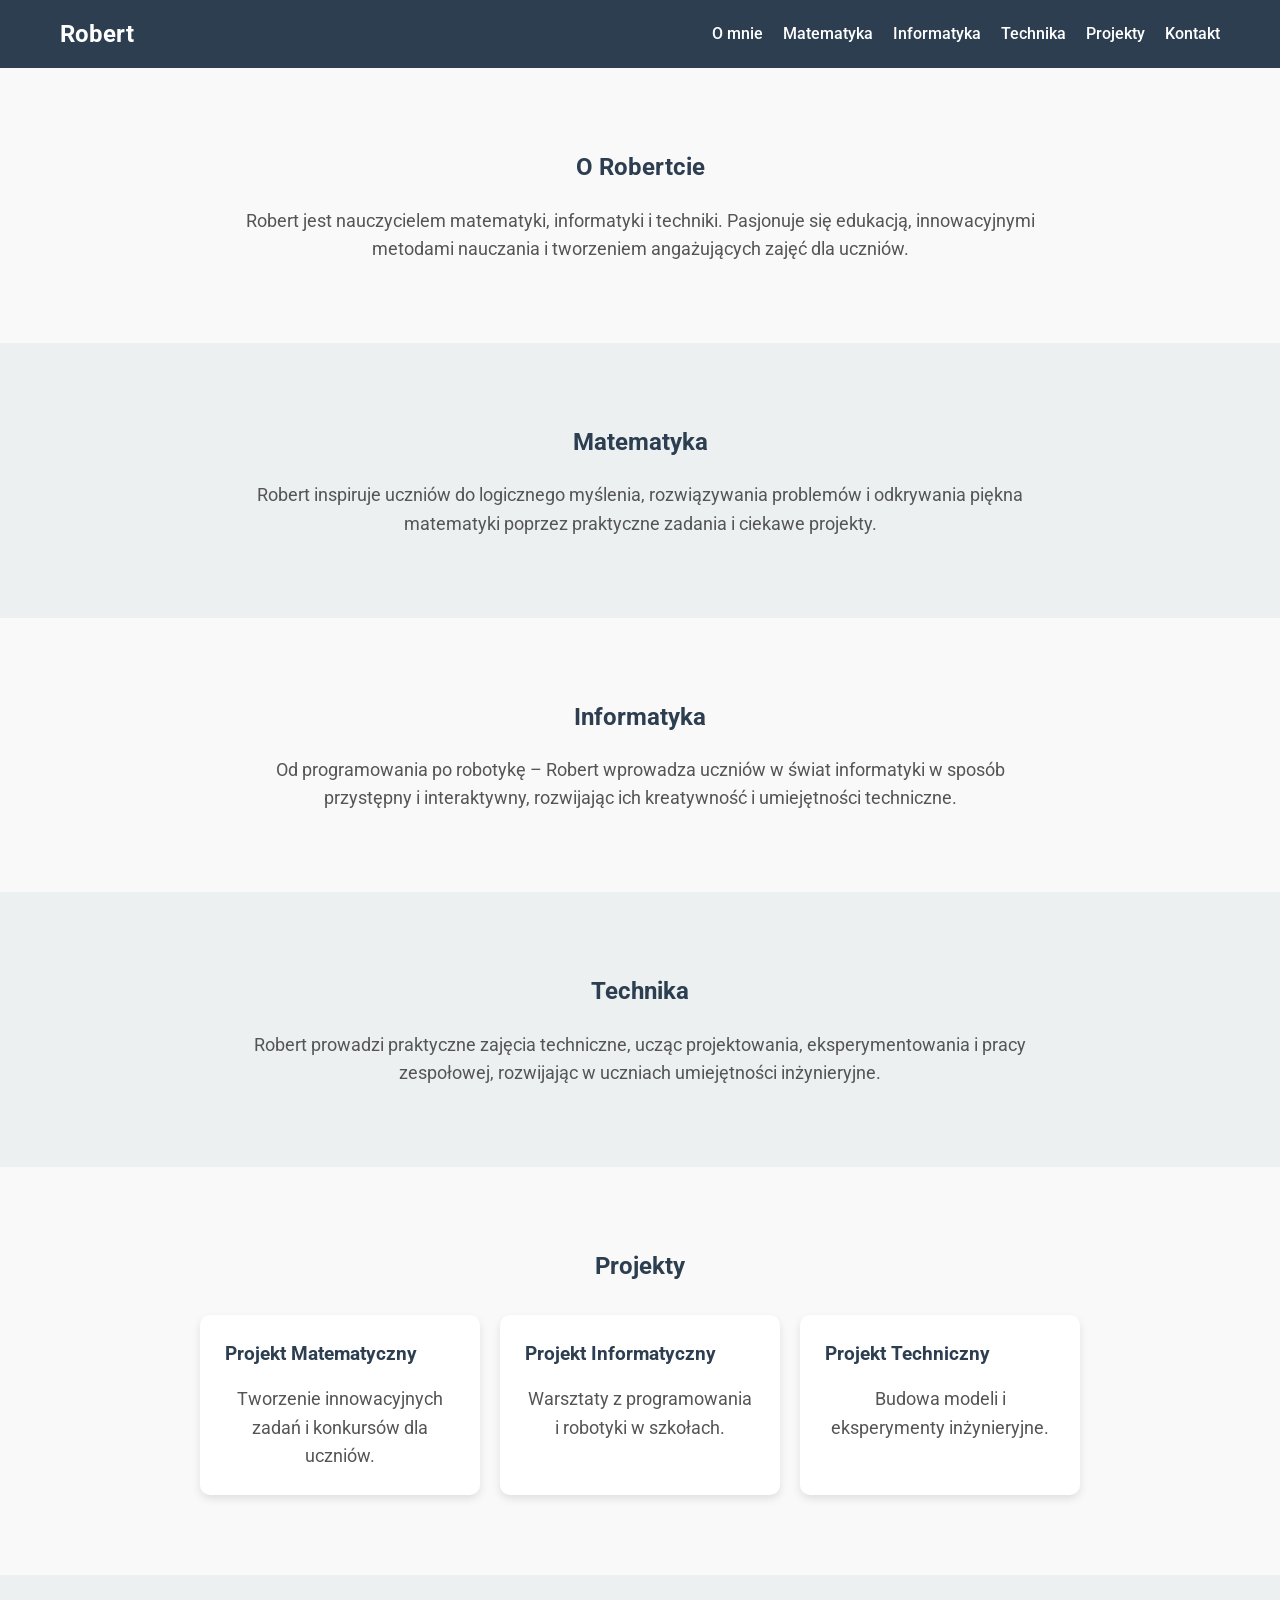
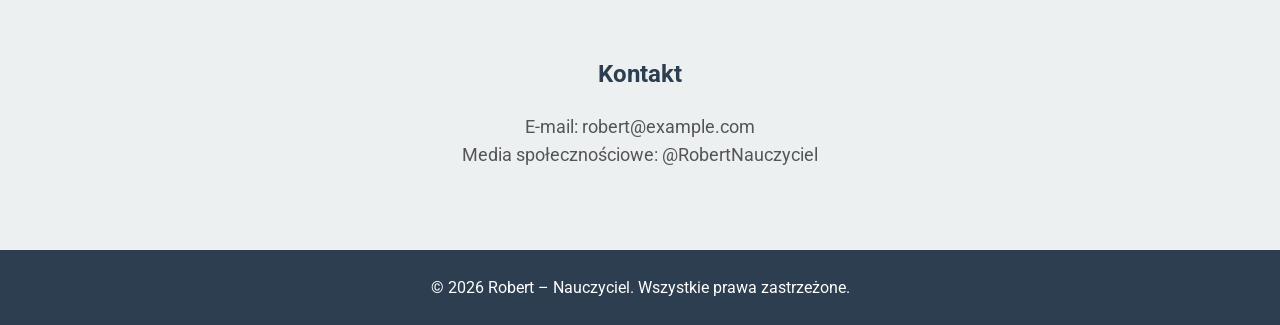
<file: Nauczyciel.html>
<!DOCTYPE html>
<html lang="pl">
<head>
  <meta charset="UTF-8">
  <meta name="viewport" content="width=device-width, initial-scale=1.0">
  <title>Robert – Nauczyciel</title>
  <link href="https://fonts.googleapis.com/css2?family=Roboto:wght@400;700&display=swap" rel="stylesheet">
  <link rel="stylesheet" href="style.css">
</head>
<body>
  <!-- Nawigacja -->
  <nav class="navbar">
    <div class="container">
      <div class="logo">Robert</div>
      <ul class="nav-links">
        <li><a href="#about">O mnie</a></li>
        <li><a href="#math">Matematyka</a></li>
        <li><a href="#it">Informatyka</a></li>
        <li><a href="#tech">Technika</a></li>
        <li><a href="#projects">Projekty</a></li>
        <li><a href="#contact">Kontakt</a></li>
      </ul>
    </div>
  </nav>

  <!-- Sekcja O mnie -->
  <section id="about" class="section">
    <div class="container">
      <h1>O Robertcie</h1>
      <p>Robert jest nauczycielem matematyki, informatyki i techniki. Pasjonuje się edukacją, innowacyjnymi metodami nauczania i tworzeniem angażujących zajęć dla uczniów.</p>
    </div>
  </section>

  <!-- Sekcja Matematyka -->
  <section id="math" class="section alt">
    <div class="container">
      <h2>Matematyka</h2>
      <p>Robert inspiruje uczniów do logicznego myślenia, rozwiązywania problemów i odkrywania piękna matematyki poprzez praktyczne zadania i ciekawe projekty.</p>
    </div>
  </section>

  <!-- Sekcja Informatyka -->
  <section id="it" class="section">
    <div class="container">
      <h2>Informatyka</h2>
      <p>Od programowania po robotykę – Robert wprowadza uczniów w świat informatyki w sposób przystępny i interaktywny, rozwijając ich kreatywność i umiejętności techniczne.</p>
    </div>
  </section>

  <!-- Sekcja Technika -->
  <section id="tech" class="section alt">
    <div class="container">
      <h2>Technika</h2>
      <p>Robert prowadzi praktyczne zajęcia techniczne, ucząc projektowania, eksperymentowania i pracy zespołowej, rozwijając w uczniach umiejętności inżynieryjne.</p>
    </div>
  </section>

  <!-- Sekcja Projekty -->
  <section id="projects" class="section">
    <div class="container">
      <h2>Projekty</h2>
      <div class="card-grid">
        <div class="card">
          <h3>Projekt Matematyczny</h3>
          <p>Tworzenie innowacyjnych zadań i konkursów dla uczniów.</p>
        </div>
        <div class="card">
          <h3>Projekt Informatyczny</h3>
          <p>Warsztaty z programowania i robotyki w szkołach.</p>
        </div>
        <div class="card">
          <h3>Projekt Techniczny</h3>
          <p>Budowa modeli i eksperymenty inżynieryjne.</p>
        </div>
      </div>
    </div>
  </section>

  <!-- Sekcja Kontakt -->
  <section id="contact" class="section alt">
    <div class="container">
      <h2>Kontakt</h2>
      <p>E-mail: robert@example.com</p>
      <p>Media społecznościowe: @RobertNauczyciel</p>
    </div>
  </section>

  <!-- Stopka -->
  <footer>
    <div class="container">
      <p>© 2026 Robert – Nauczyciel. Wszystkie prawa zastrzeżone.</p>
    </div>
  </footer>
</body>
</html>
</file>
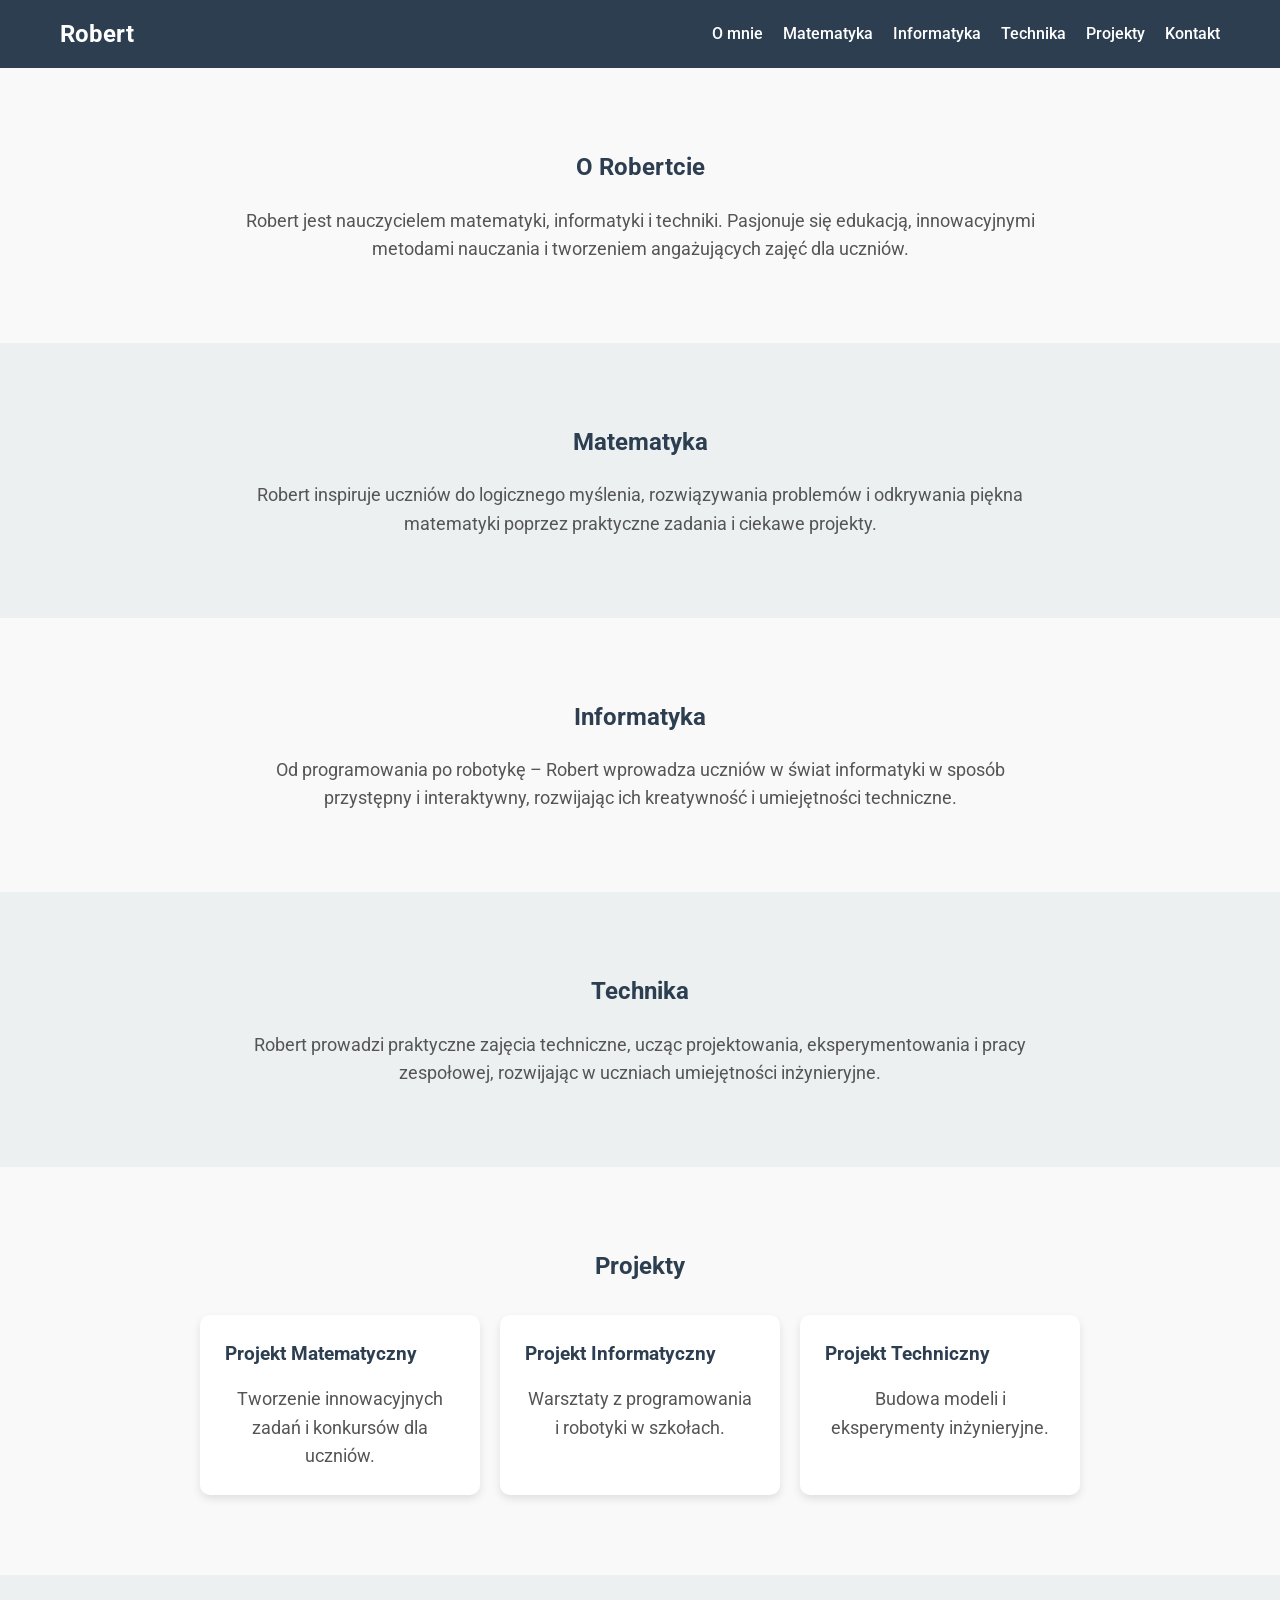
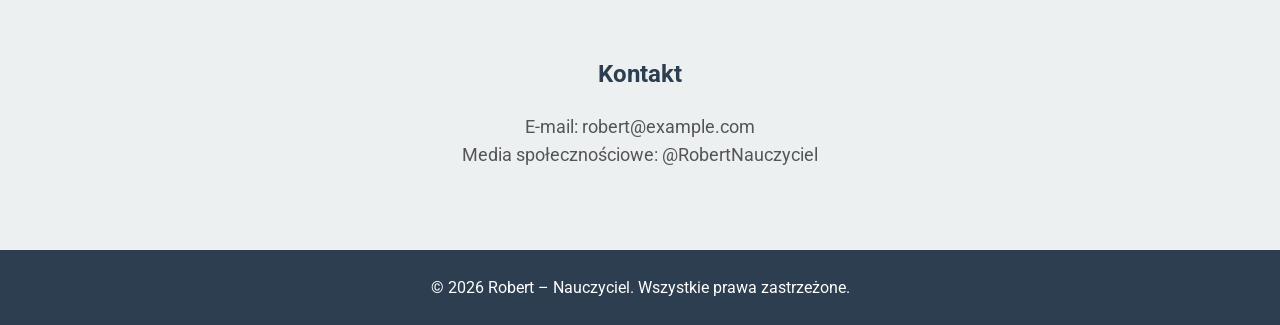
<file: Robert – Nauczyciel.html>
<!DOCTYPE html>
<html lang="pl">
<head>
  <meta charset="UTF-8">
  <meta name="viewport" content="width=device-width, initial-scale=1.0">
  <title>Robert – Nauczyciel</title>
  <link href="https://fonts.googleapis.com/css2?family=Roboto:wght@400;700&display=swap" rel="stylesheet">
  <link rel="stylesheet" href="style.css">
</head>
<body>
  <!-- Nawigacja -->
  <nav class="navbar">
    <div class="container">
      <div class="logo">Robert</div>
      <ul class="nav-links">
        <li><a href="#about">O mnie</a></li>
        <li><a href="#math">Matematyka</a></li>
        <li><a href="#it">Informatyka</a></li>
        <li><a href="#tech">Technika</a></li>
        <li><a href="#projects">Projekty</a></li>
        <li><a href="#contact">Kontakt</a></li>
      </ul>
    </div>
  </nav>

  <!-- Sekcja O mnie -->
  <section id="about" class="section">
    <div class="container">
      <h1>O Robertcie</h1>
      <p>Robert jest nauczycielem matematyki, informatyki i techniki. Pasjonuje się edukacją, innowacyjnymi metodami nauczania i tworzeniem angażujących zajęć dla uczniów.</p>
    </div>
  </section>

  <!-- Sekcja Matematyka -->
  <section id="math" class="section alt">
    <div class="container">
      <h2>Matematyka</h2>
      <p>Robert inspiruje uczniów do logicznego myślenia, rozwiązywania problemów i odkrywania piękna matematyki poprzez praktyczne zadania i ciekawe projekty.</p>
    </div>
  </section>

  <!-- Sekcja Informatyka -->
  <section id="it" class="section">
    <div class="container">
      <h2>Informatyka</h2>
      <p>Od programowania po robotykę – Robert wprowadza uczniów w świat informatyki w sposób przystępny i interaktywny, rozwijając ich kreatywność i umiejętności techniczne.</p>
    </div>
  </section>

  <!-- Sekcja Technika -->
  <section id="tech" class="section alt">
    <div class="container">
      <h2>Technika</h2>
      <p>Robert prowadzi praktyczne zajęcia techniczne, ucząc projektowania, eksperymentowania i pracy zespołowej, rozwijając w uczniach umiejętności inżynieryjne.</p>
    </div>
  </section>

  <!-- Sekcja Projekty -->
  <section id="projects" class="section">
    <div class="container">
      <h2>Projekty</h2>
      <div class="card-grid">
        <div class="card">
          <h3>Projekt Matematyczny</h3>
          <p>Tworzenie innowacyjnych zadań i konkursów dla uczniów.</p>
        </div>
        <div class="card">
          <h3>Projekt Informatyczny</h3>
          <p>Warsztaty z programowania i robotyki w szkołach.</p>
        </div>
        <div class="card">
          <h3>Projekt Techniczny</h3>
          <p>Budowa modeli i eksperymenty inżynieryjne.</p>
        </div>
      </div>
    </div>
  </section>

  <!-- Sekcja Kontakt -->
  <section id="contact" class="section alt">
    <div class="container">
      <h2>Kontakt</h2>
      <p>E-mail: robert@example.com</p>
      <p>Media społecznościowe: @RobertNauczyciel</p>
    </div>
  </section>

  <!-- Stopka -->
  <footer>
    <div class="container">
      <p>© 2026 Robert – Nauczyciel. Wszystkie prawa zastrzeżone.</p>
    </div>
  </footer>
</body>
</html>
</file>
<file: style.css>
/* Reset i czcionka */
* {
  margin: 0;
  padding: 0;
  box-sizing: border-box;
}

body {
  font-family: 'Roboto', sans-serif;
  line-height: 1.6;
  color: #333;
  background-color: #f9f9f9;
}

/* Nawigacja */
.navbar {
  background-color: #2c3e50;
  padding: 15px 0;
  position: sticky;
  top: 0;
  z-index: 100;
}

.navbar .container {
  display: flex;
  justify-content: space-between;
  align-items: center;
  max-width: 1200px;
  margin: auto;
  padding: 0 20px;
}

.navbar .logo {
  color: #fff;
  font-weight: 700;
  font-size: 1.5em;
}

.navbar .nav-links {
  list-style: none;
  display: flex;
  gap: 20px;
}

.navbar .nav-links li a {
  color: #fff;
  text-decoration: none;
  font-weight: 500;
  transition: color 0.3s;
}

.navbar .nav-links li a:hover {
  color: #1abc9c;
}

/* Sekcje */
.section {
  padding: 80px 20px;
}

.section.alt {
  background-color: #ecf0f1;
}

.section h1, .section h2 {
  text-align: center;
  margin-bottom: 20px;
  color: #2c3e50;
}

.section p {
  max-width: 800px;
  margin: auto;
  text-align: center;
  font-size: 1.1em;
  color: #555;
}

/* Karty projektów */
.card-grid {
  display: flex;
  flex-wrap: wrap;
  gap: 20px;
  justify-content: center;
  margin-top: 30px;
}

.card {
  background-color: #fff;
  border-radius: 10px;
  padding: 25px;
  box-shadow: 0 4px 8px rgba(0,0,0,0.1);
  width: 280px;
  transition: transform 0.3s, box-shadow 0.3s;
}

.card:hover {
  transform: translateY(-5px);
  box-shadow: 0 8px 16px rgba(0,0,0,0.2);
}

.card h3 {
  margin-bottom: 15px;
  color: #2c3e50;
}

/* Stopka */
footer {
  background-color: #2c3e50;
  color: #fff;
  text-align: center;
  padding: 25px 20px;
}
</file>
